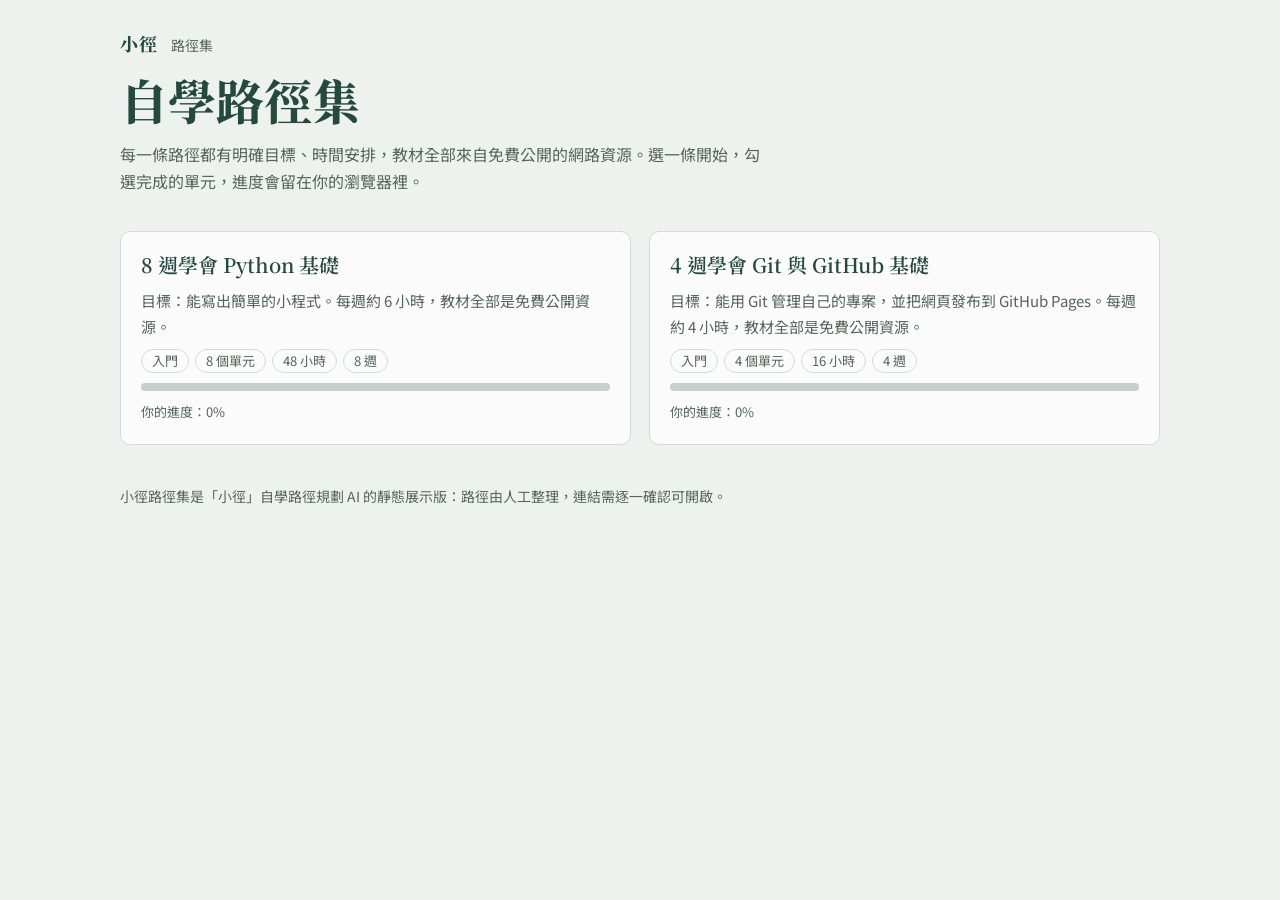
<file: index.html>
<!DOCTYPE html>
<html lang="zh-Hant">
<head>
<meta charset="utf-8">
<meta name="viewport" content="width=device-width, initial-scale=1">
<title>小徑路徑集｜免費資源學習路徑</title>
<meta name="description" content="用免費公開的網路資源，排好時間、可以勾選進度的自學路徑。">
<link rel="preconnect" href="https://fonts.googleapis.com">
<link rel="preconnect" href="https://fonts.gstatic.com" crossorigin>
<link href="https://fonts.googleapis.com/css2?family=Noto+Sans+TC:wght@400;500;700&family=Noto+Serif+TC:wght@600;800&display=swap" rel="stylesheet">
<link rel="stylesheet" href="assets/style.css">
</head>
<body>
<header class="hero">
  <div class="wrap">
    <a class="brand" href="index.html">小徑</a><span class="crumb">路徑集</span>
    <h1>自學路徑集</h1>
    <p class="goal">每一條路徑都有明確目標、時間安排，教材全部來自免費公開的網路資源。選一條開始，勾選完成的單元，進度會留在你的瀏覽器裡。</p>
  </div>
</header>
<main class="wrap">
  <p id="msg" class="msg">載入中…</p>
  <ul class="cards" id="cards"></ul>
</main>
<div class="wrap">
  <footer>小徑路徑集是「小徑」自學路徑規劃 AI 的靜態展示版：路徑由人工整理，連結需逐一確認可開啟。</footer>
</div>
<script src="assets/common.js"></script>
<script src="assets/home.js"></script>
</body>
</html>
</file>
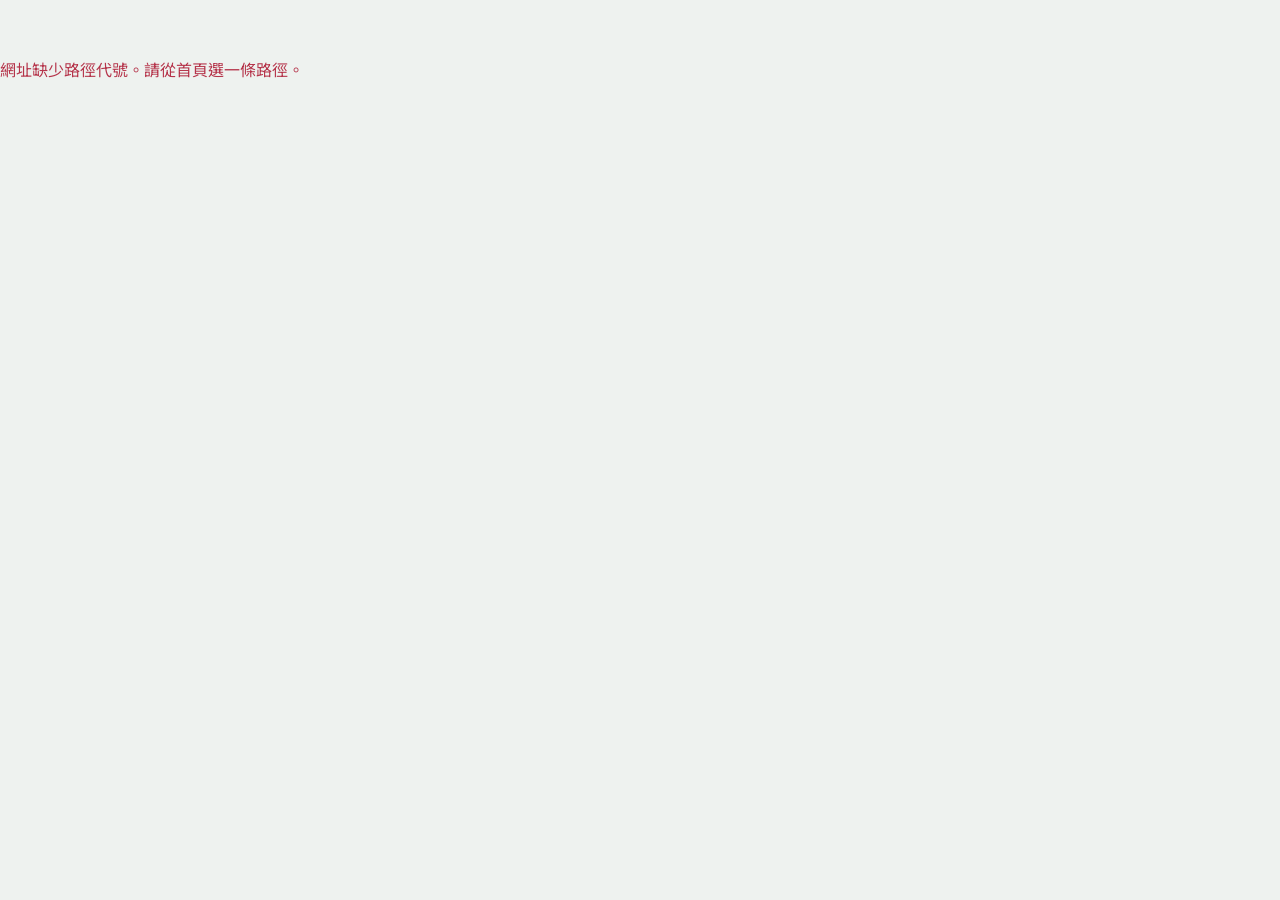
<file: path.html>
<!DOCTYPE html>
<html lang="zh-Hant">
<head>
<meta charset="utf-8">
<meta name="viewport" content="width=device-width, initial-scale=1">
<title>小徑｜學習路徑</title>
<link rel="preconnect" href="https://fonts.googleapis.com">
<link rel="preconnect" href="https://fonts.gstatic.com" crossorigin>
<link href="https://fonts.googleapis.com/css2?family=Noto+Sans+TC:wght@400;500;700&family=Noto+Serif+TC:wght@600;800&display=swap" rel="stylesheet">
<link rel="stylesheet" href="assets/style.css">
</head>
<body>
<p id="msg" class="msg wrap">載入中…</p>

<div id="content" hidden>
<header class="hero">
  <div class="wrap">
    <a class="brand" href="index.html">小徑</a><a class="crumb" href="index.html">← 回路徑集</a>
    <h1 id="title"></h1>
    <p class="goal" id="goal"></p>

    <div class="trail">
      <svg viewBox="0 0 800 130" role="img" aria-label="學習路徑示意圖：每個單元是小路上的一個點，顏色表示完成狀態">
        <path id="trailPath" class="road" d="M16,92 C90,14 170,122 262,66 S 430,6 508,62 S 668,118 784,38"/>
        <path class="road-dash" d="M16,92 C90,14 170,122 262,66 S 430,6 508,62 S 668,118 784,38"/>
        <g id="trailDots"></g>
      </svg>
      <ul class="legend" aria-label="圖例">
        <li><i class="done"></i>已完成</li>
        <li><i class="doing"></i>進行中</li>
        <li><i class="late"></i>落後</li>
        <li><i class="todo"></i>未開始</li>
        <li><i class="pin"></i>今天的位置</li>
      </ul>
    </div>

    <div class="controls">
      <div>
        <label for="startDate">開始日期</label>
        <input type="date" id="startDate">
      </div>
      <div>
        <label for="simSlider" id="simLabel">模擬今天</label>
        <div class="sim-row">
          <input type="range" id="simSlider" min="0" max="62" step="1" value="0">
          <button type="button" id="resetBtn">回到真實今天</button>
        </div>
        <p class="hint">拖動滑桿可以快轉時間，觀察沒完成的單元如何變成「落後」，以及系統給的調整建議。</p>
      </div>
    </div>
  </div>
</header>

<div class="wrap">
  <main class="layout">
    <section aria-labelledby="h-units">
      <h2 id="h-units">課程清單</h2>
      <ol class="units" id="units"></ol>
    </section>

    <aside aria-labelledby="h-progress">
      <h2 id="h-progress">我的進度</h2>
      <div class="panel">
        <div class="pct"><span id="pctNum">0</span><small>%</small></div>
        <div class="bar" id="bar" role="progressbar" aria-valuemin="0" aria-valuemax="100" aria-valuenow="0" aria-label="整體完成進度">
          <div class="fill" id="fill"></div>
          <div class="tick" id="tick" title="依時程此刻應有的進度"></div>
        </div>
        <p class="bar-note">綠色是實際進度，黑色細線是依時程此刻應有的進度（<span id="expPct">0</span>%）。</p>
        <p class="counts" id="counts"></p>
        <div class="status" id="status" aria-live="polite">
          <strong id="statusHead"></strong>
          <p id="statusAdvice"></p>
          <p id="statusLoad"></p>
        </div>
      </div>
    </aside>
  </main>

  <section class="gantt-sec" aria-labelledby="h-gantt">
    <h2 id="h-gantt">時程甘特圖</h2>
    <div class="gantt-scroll"><div class="gantt" id="gantt"></div></div>
  </section>

  <footer>路徑由人工整理，教材皆為免費公開資源。進度只存在你的瀏覽器，不會上傳。</footer>
</div>
</div>

<script src="assets/common.js"></script>
<script src="assets/path.js"></script>
</body>
</html>
</file>
<file: assets/style.css>
/* 小徑路徑集：全站樣式。顏色與字體只在 :root 定義，其他地方一律用變數。 */
:root {
  --bg: #EEF2EF;
  --paper: #FAFBFA;
  --ink: #1B2A24;
  --muted: #55655D;
  --line: #D3DBD6;
  --pine: #24493E;
  --done: #3E7A4B;
  --doing: #D99A2B;
  --late: #B5344A;
  --todo: #C7D0CA;
  --tint-ok: #E6EFE8;
  --tint-warn: #F7EBD2;
  --tint-late: #F4DEE1;
  --tint-done: #DCE8E2;
  --sans: "Noto Sans TC", "PingFang TC", "Microsoft JhengHei", sans-serif;
  --serif: "Noto Serif TC", "Songti TC", "PMingLiU", serif;
}
* { box-sizing: border-box; }
html { -webkit-text-size-adjust: 100%; }
body { margin: 0; background: var(--bg); color: var(--ink); font-family: var(--sans); font-size: 16px; line-height: 1.7; }
.wrap { max-width: 1080px; margin: 0 auto; padding: 0 20px; }
h1, h2 { font-family: var(--serif); margin: 0; line-height: 1.3; }
h2 { font-size: 22px; font-weight: 600; margin-bottom: 14px; }
a { color: var(--pine); text-underline-offset: 3px; }
a:focus-visible, input:focus-visible, button:focus-visible { outline: 3px solid var(--doing); outline-offset: 2px; }
.sr-only { position: absolute; width: 1px; height: 1px; overflow: hidden; clip: rect(0 0 0 0); white-space: nowrap; }

/* ---------- 頁首 ---------- */
.hero { padding: 28px 0 8px; }
.brand { font-family: var(--serif); font-weight: 800; font-size: 18px; color: var(--pine); letter-spacing: .08em; text-decoration: none; }
.crumb { font-size: 14px; color: var(--muted); margin-left: 12px; }
h1 { font-size: clamp(30px, 6vw, 48px); font-weight: 800; margin-top: 10px; color: var(--pine); }
.goal { margin: 10px 0 0; max-width: 40em; color: var(--muted); }
.msg { padding: 40px 0; color: var(--muted); }
.msg.error { color: var(--late); }

/* ---------- 首頁卡片 ---------- */
.cards { display: grid; gap: 18px; grid-template-columns: 1fr; margin: 28px 0 40px; padding: 0; list-style: none; }
@media (min-width: 700px) { .cards { grid-template-columns: 1fr 1fr; } }
.card { background: var(--paper); border: 1px solid var(--line); border-radius: 10px; padding: 20px; display: flex; flex-direction: column; gap: 10px; }
.card h2 { font-size: 20px; margin: 0; }
.card h2 a { text-decoration: none; }
.card h2 a:hover { text-decoration: underline; }
.card p { margin: 0; color: var(--muted); font-size: 15px; }
.tags { display: flex; flex-wrap: wrap; gap: 6px; margin: 0; padding: 0; list-style: none; font-size: 13px; }
.tags li { border: 1px solid var(--line); border-radius: 999px; padding: 0 10px; color: var(--muted); }
.card .mini { height: 8px; background: var(--todo); border-radius: 4px; overflow: hidden; margin-top: auto; }
.card .mini > div { height: 100%; width: 0; background: var(--done); }
.card .mini-note { font-size: 13px; }

/* ---------- 路線示意圖 ---------- */
.trail { margin-top: 18px; }
.trail svg { display: block; width: 100%; height: auto; overflow: visible; }
.trail .road { fill: none; stroke: var(--line); stroke-width: 6; stroke-linecap: round; }
.trail .road-dash { fill: none; stroke: #fff; stroke-width: 1.5; stroke-dasharray: 2 9; stroke-linecap: round; }
.trail .dot { stroke: var(--paper); stroke-width: 3; }
.dot.done { fill: var(--done); }
.dot.doing { fill: var(--doing); }
.dot.late { fill: var(--late); }
.dot.todo { fill: var(--todo); }
.trail .pin { fill: var(--ink); stroke: var(--ink); }
.legend { display: flex; flex-wrap: wrap; gap: 6px 18px; margin: 6px 0 0; padding: 0; list-style: none; font-size: 14px; color: var(--muted); }
.legend i { display: inline-block; width: 11px; height: 11px; border-radius: 50%; margin-right: 6px; vertical-align: -1px; }
.legend i.done { background: var(--done); }
.legend i.doing { background: var(--doing); }
.legend i.late { background: var(--late); }
.legend i.todo { background: var(--todo); }
.legend i.pin { background: var(--ink); border-radius: 2px; width: 3px; height: 13px; margin-right: 8px; vertical-align: -2px; }

/* ---------- 控制列 ---------- */
.controls { display: grid; gap: 14px 28px; grid-template-columns: 1fr; margin-top: 22px; padding: 16px 0; border-top: 1px solid var(--line); border-bottom: 1px solid var(--line); }
.controls label { display: block; font-weight: 500; font-size: 15px; }
.controls input[type="date"] { font: inherit; padding: 6px 10px; border: 1px solid var(--line); border-radius: 6px; background: var(--paper); color: var(--ink); }
.controls input[type="range"] { width: 100%; accent-color: var(--pine); }
.controls .sim-row { display: flex; gap: 12px; align-items: center; }
.controls button { font: inherit; font-size: 14px; padding: 6px 14px; border-radius: 6px; cursor: pointer; border: 1px solid var(--pine); background: transparent; color: var(--pine); white-space: nowrap; }
.controls button:hover { background: var(--pine); color: #fff; }
.hint { font-size: 14px; color: var(--muted); margin: 4px 0 0; }
@media (min-width: 760px) { .controls { grid-template-columns: 220px 1fr; align-items: start; } }

/* ---------- 版面 ---------- */
.layout { display: grid; gap: 28px; grid-template-columns: 1fr; margin-top: 28px; }
.layout aside { order: -1; }
@media (min-width: 900px) {
  .layout { grid-template-columns: minmax(0, 1.5fr) minmax(0, 1fr); align-items: start; }
  .layout aside { order: 0; position: sticky; top: 16px; }
}

/* ---------- 單元清單 ---------- */
ol.units { list-style: none; margin: 0; padding: 0; background: var(--paper); border-radius: 10px; border: 1px solid var(--line); }
.unit { padding: 16px 18px; border-bottom: 1px solid var(--line); border-left: 6px solid var(--todo); }
.unit:last-child { border-bottom: 0; }
.unit.done { border-left-color: var(--done); }
.unit.doing { border-left-color: var(--doing); }
.unit.late { border-left-color: var(--late); }
.check { display: flex; gap: 12px; align-items: flex-start; cursor: pointer; }
.check input { width: 22px; height: 22px; margin: 3px 0 0; flex: none; accent-color: var(--done); cursor: pointer; }
.uname { font-weight: 700; font-size: 17px; line-height: 1.5; }
.unit.done .uname { color: var(--muted); text-decoration: line-through; text-decoration-thickness: 1px; }
.umeta { margin: 4px 0 0 34px; font-size: 14px; color: var(--muted); display: flex; flex-wrap: wrap; gap: 2px 14px; align-items: center; }
.badge { display: none; font-size: 13px; font-weight: 700; padding: 0 8px; border-radius: 4px; line-height: 1.7; }
.unit.late .badge { display: inline-block; background: var(--late); color: #fff; }
.unit.doing .badge { display: inline-block; background: var(--doing); color: var(--ink); }
.unit.done .badge { display: inline-block; background: var(--done); color: #fff; }
.unote, .ures { margin: 6px 0 0 34px; font-size: 15px; }
.ures a { display: inline-block; margin-right: 14px; }

/* ---------- 進度面板 ---------- */
.panel { background: var(--paper); border: 1px solid var(--line); border-radius: 10px; padding: 20px; }
.pct { font-family: var(--serif); font-weight: 800; font-size: 44px; line-height: 1; color: var(--pine); }
.pct small { font-size: 20px; font-weight: 600; margin-left: 2px; }
.bar { position: relative; height: 16px; margin: 14px 0 6px; background: var(--todo); border-radius: 8px; }
.fill { height: 100%; width: 0; background: var(--done); border-radius: 8px; transition: width .35s ease; }
.tick { position: absolute; top: -5px; bottom: -5px; width: 3px; margin-left: -1px; background: var(--ink); border-radius: 2px; transition: left .35s ease; }
.bar-note { font-size: 14px; color: var(--muted); margin: 0; }
.counts { margin: 14px 0 0; font-size: 15px; }
.status { margin-top: 18px; padding: 14px 16px; border-radius: 8px; border-left: 6px solid var(--done); background: var(--tint-ok); }
.status.warn { border-left-color: var(--doing); background: var(--tint-warn); }
.status.late { border-left-color: var(--late); background: var(--tint-late); }
.status.done { border-left-color: var(--pine); background: var(--tint-done); }
.status strong { display: block; font-size: 18px; margin-bottom: 4px; }
.status p { margin: 6px 0 0; font-size: 15px; }

/* ---------- 甘特圖（週數由 JS 設定 --weeks） ---------- */
.gantt-sec { margin: 40px 0 56px; }
.gantt-scroll { overflow-x: auto; background: var(--paper); border: 1px solid var(--line); border-radius: 10px; }
.gantt { --weeks: 8; min-width: 880px; position: relative; padding: 6px 0 30px; }
.g-row { display: grid; grid-template-columns: 190px 1fr; align-items: center; min-height: 46px; }
.g-label { padding: 0 12px; font-size: 14px; line-height: 1.35; position: sticky; left: 0; background: var(--paper); z-index: 2; }
.g-track { position: relative; height: 46px; margin-right: 12px;
  background-image: repeating-linear-gradient(to right, transparent 0, transparent calc(100% / var(--weeks) - 1px), var(--line) calc(100% / var(--weeks) - 1px), var(--line) calc(100% / var(--weeks))); }
.g-head .g-track { height: 30px; background-image: none; display: grid; grid-template-columns: repeat(var(--weeks), 1fr); }
.g-head .wk { font-size: 13px; color: var(--muted); padding-left: 6px; line-height: 30px; }
.g-bar { position: absolute; top: 11px; height: 24px; border-radius: 6px; padding: 0 5px; font-size: 11px; line-height: 24px; white-space: nowrap; overflow: hidden; text-overflow: ellipsis; background: var(--todo); color: var(--ink); transition: background .25s ease; }
.g-bar.done { background: var(--done); color: #fff; }
.g-bar.doing { background: var(--doing); color: var(--ink); }
.g-bar.late { background: var(--late); color: #fff; }
.g-today { position: absolute; top: 0; bottom: 0; width: 0; border-left: 2px dashed var(--ink); z-index: 3; pointer-events: none; transition: left .35s ease; }
.g-today span { position: absolute; bottom: 2px; left: 4px; font-size: 12px; background: var(--ink); color: #fff; padding: 0 6px; border-radius: 3px; white-space: nowrap; }

footer { padding: 0 0 36px; font-size: 14px; color: var(--muted); }
@media (prefers-reduced-motion: reduce) { .fill, .tick, .g-today, .g-bar { transition: none; } }
</file>
